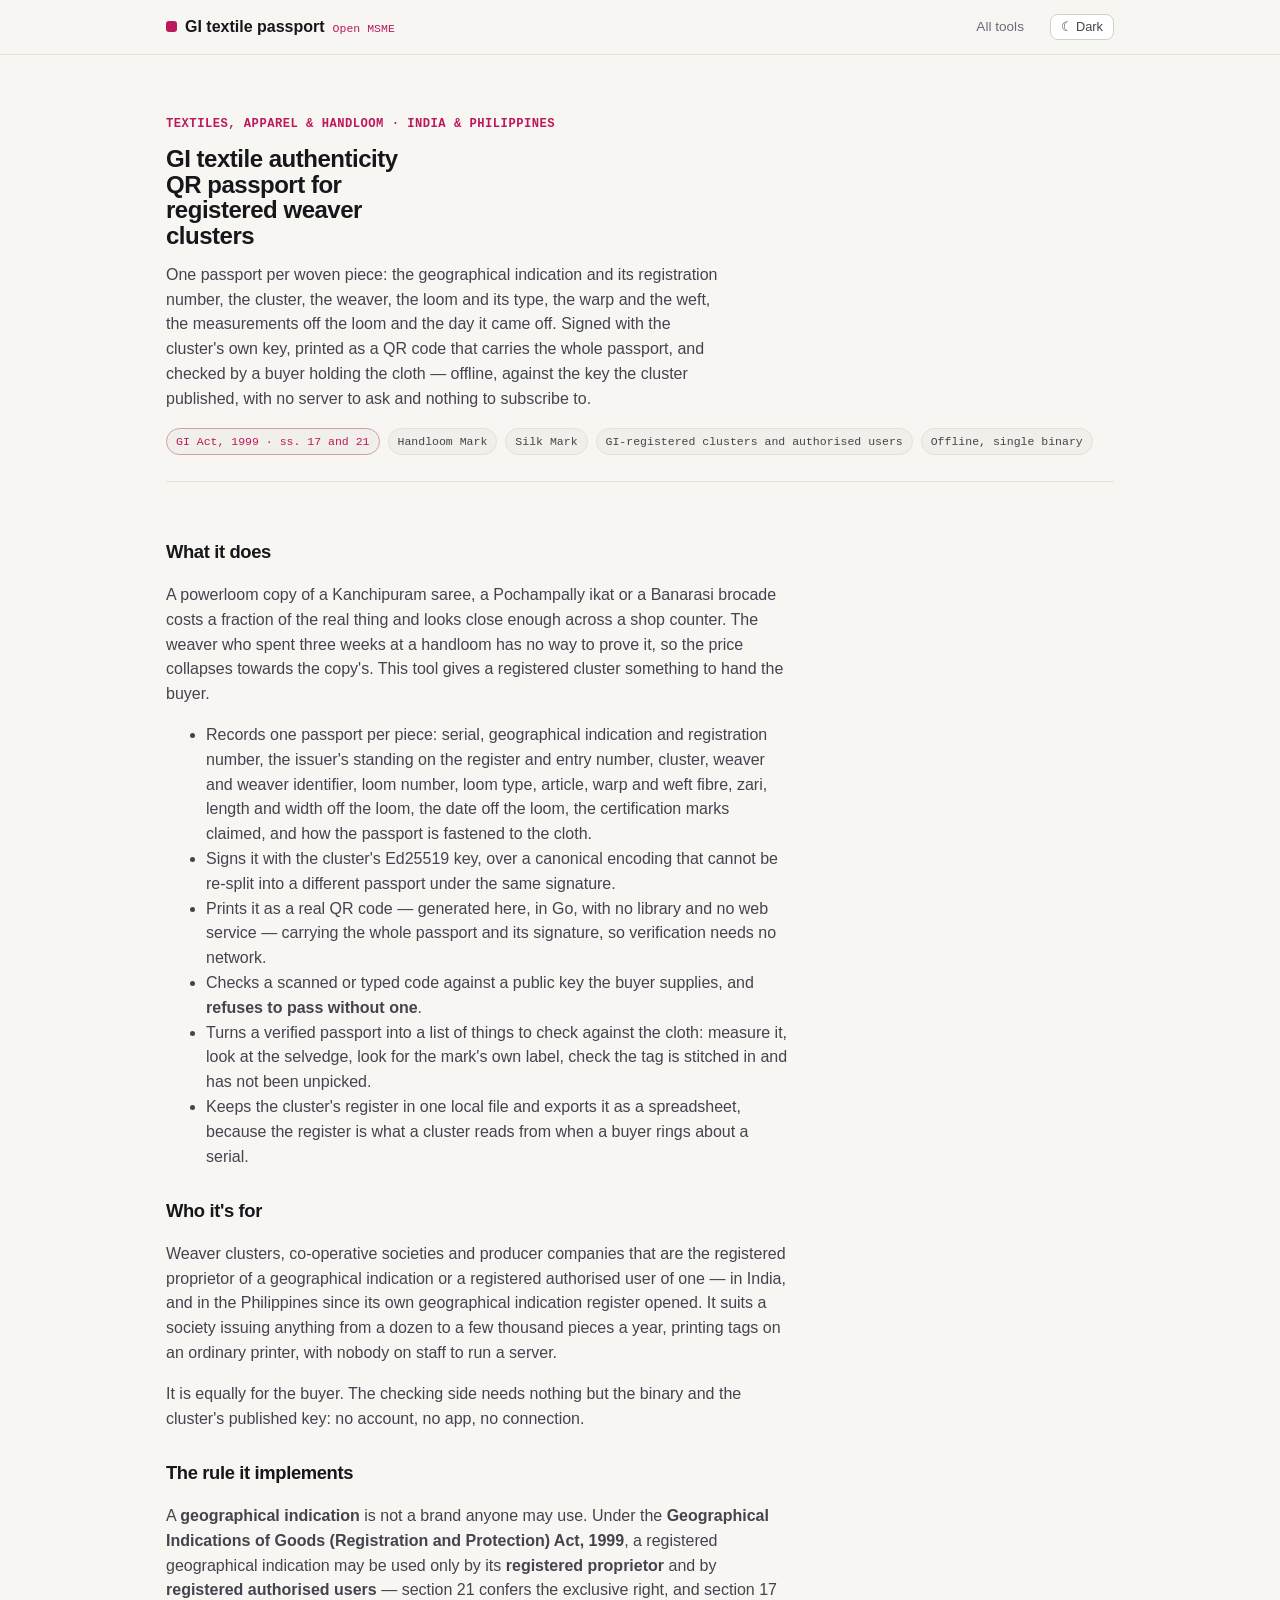
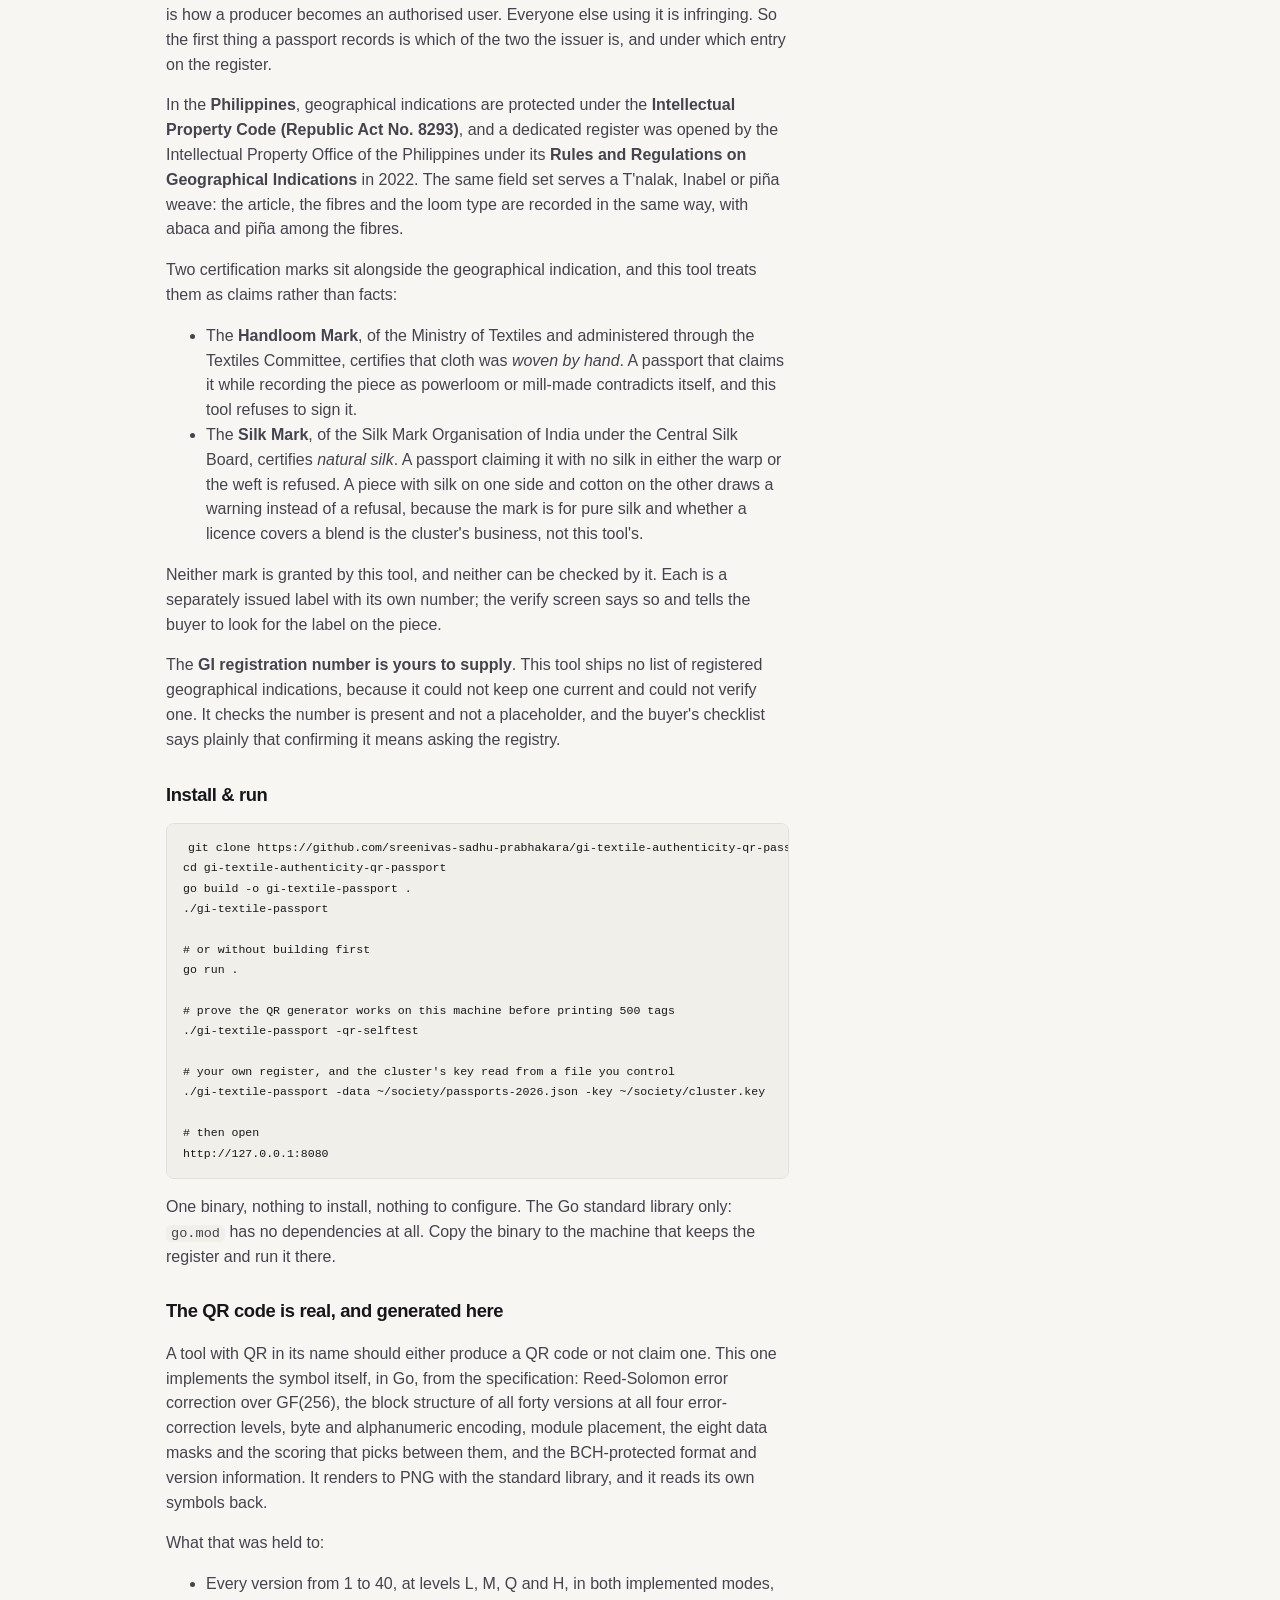
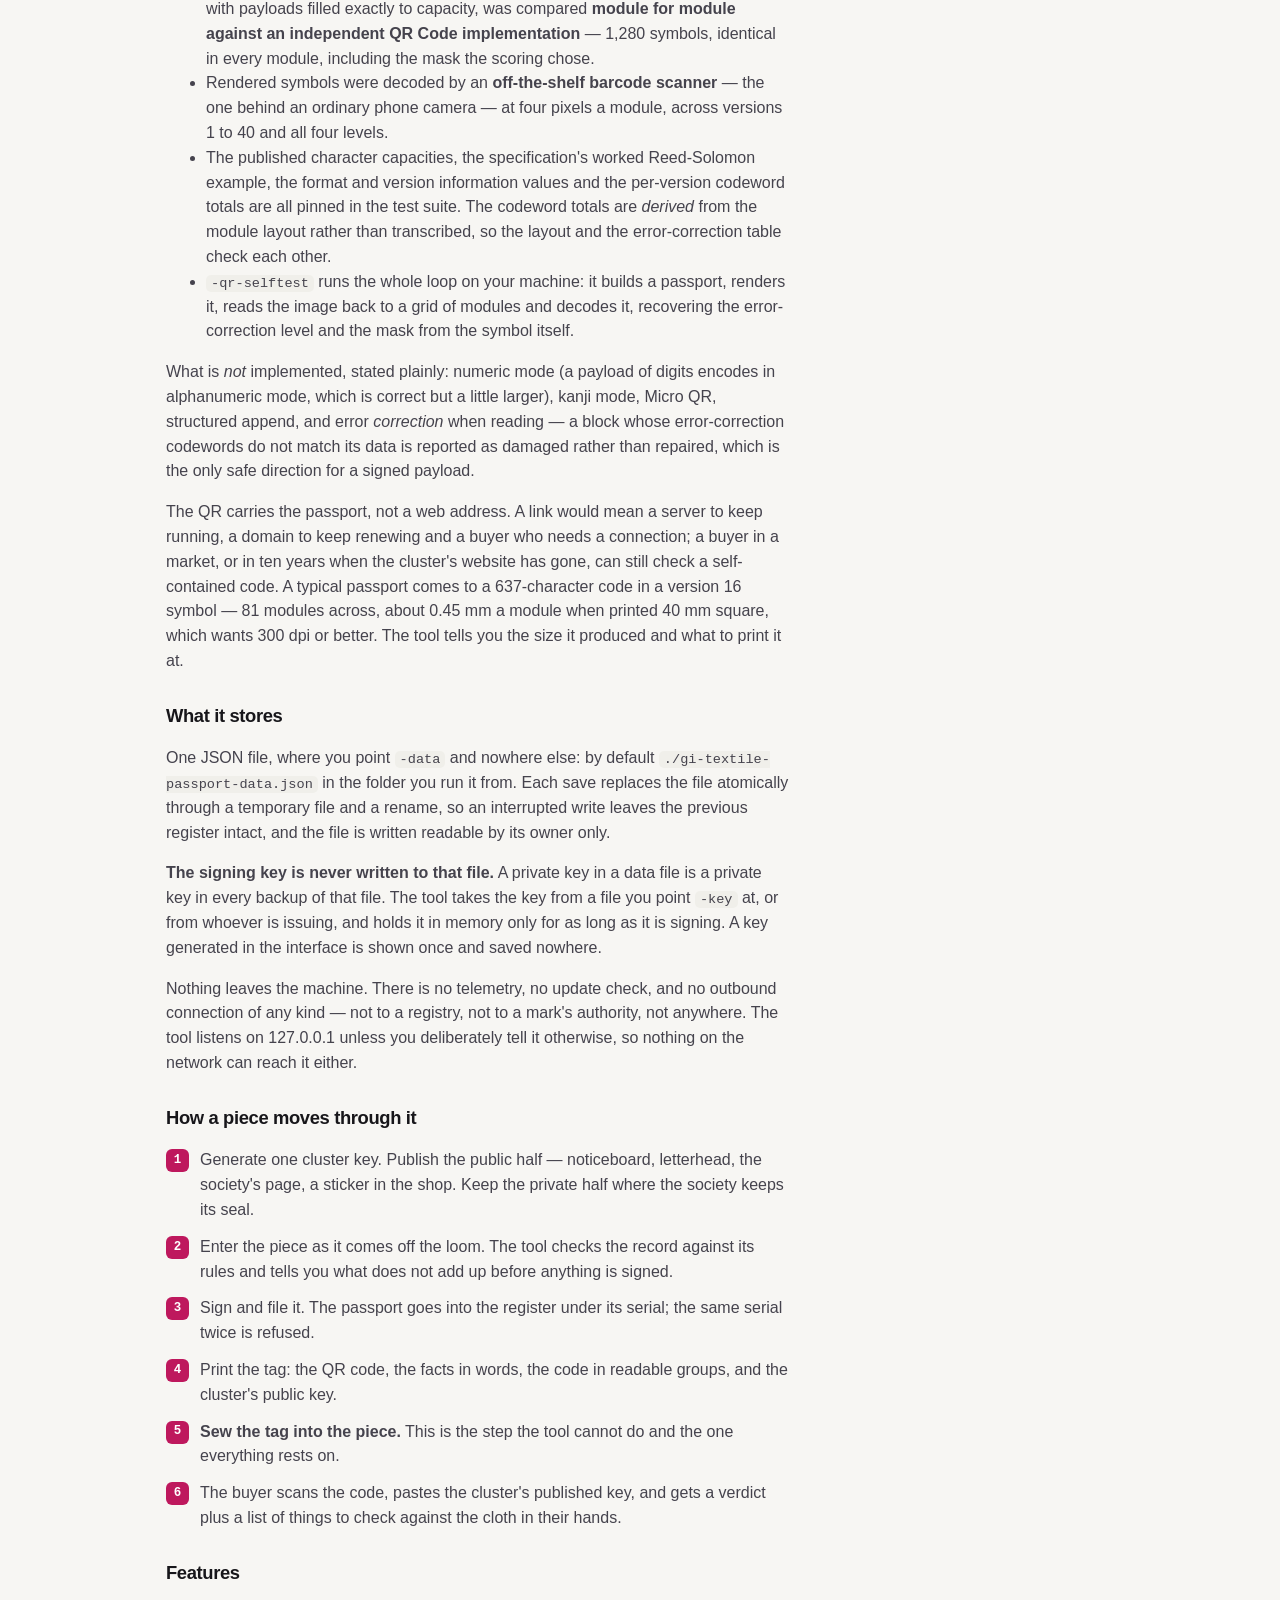
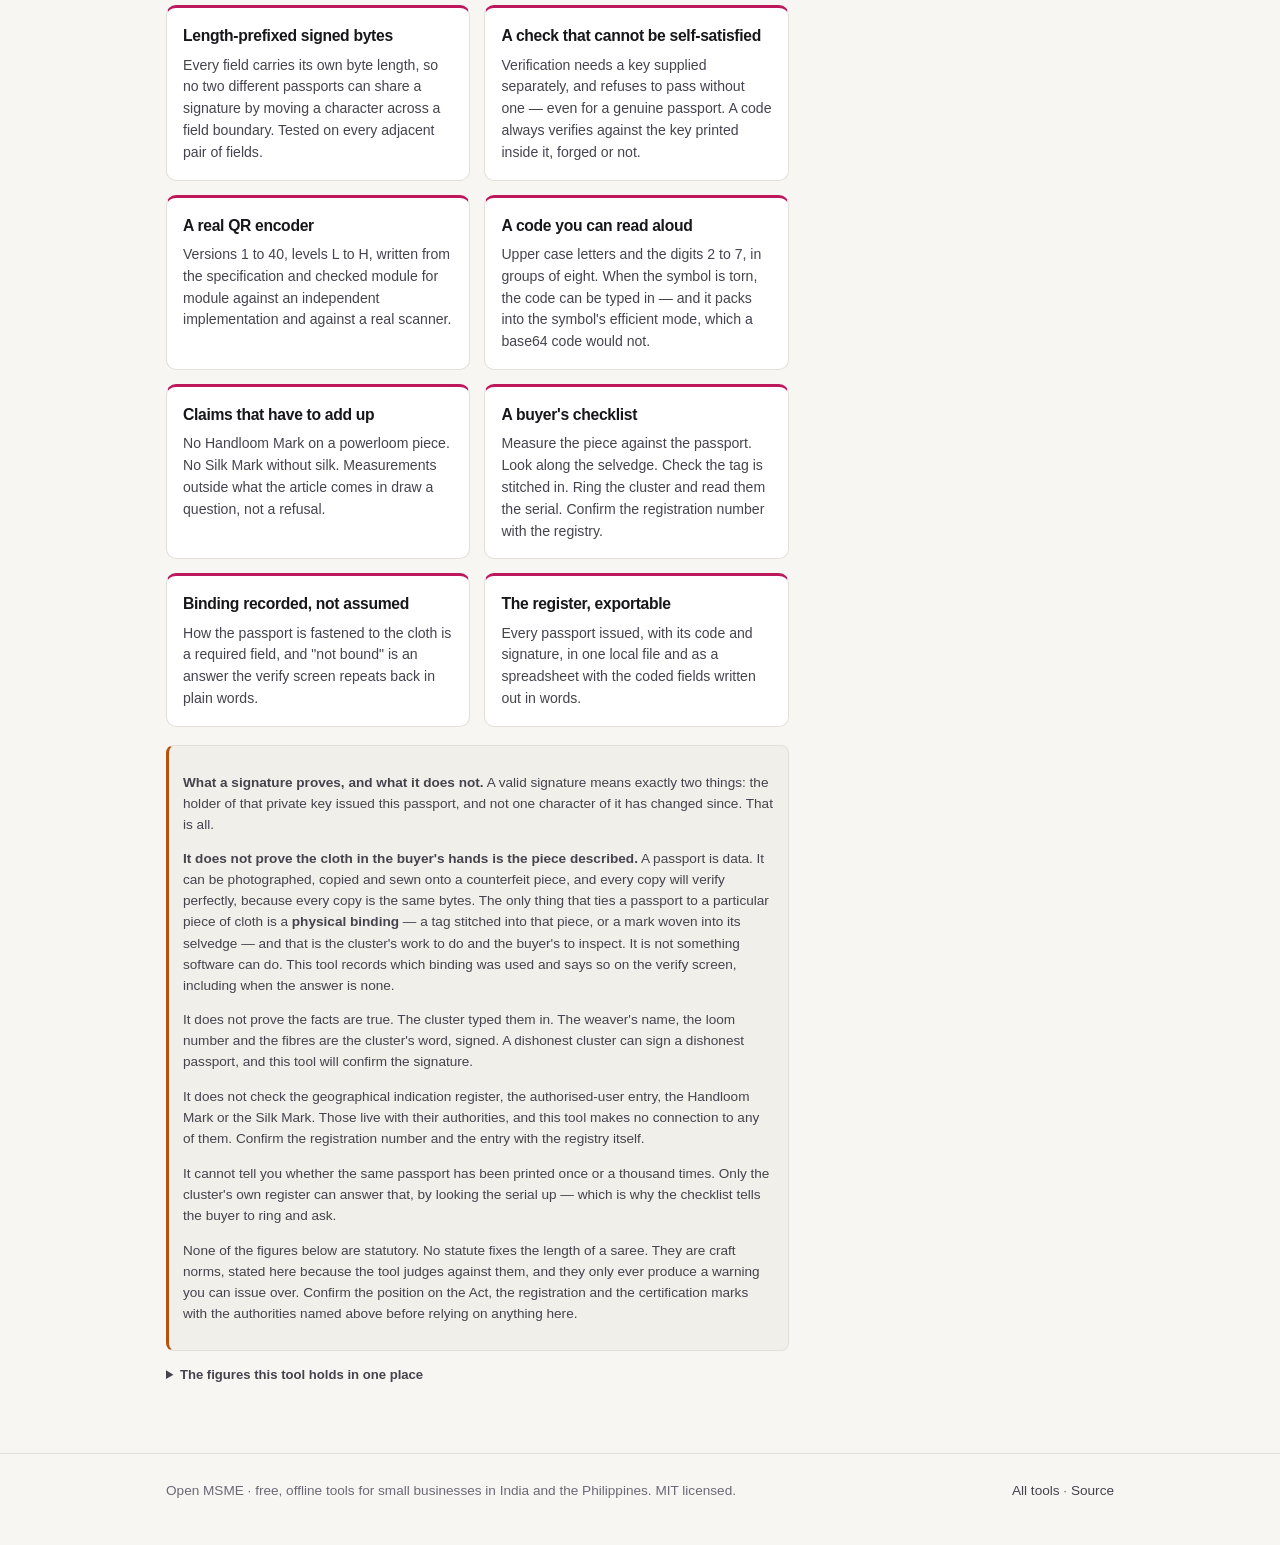
<file: docs/index.html>
<!doctype html>
<html lang="en">
<head>
<meta charset="utf-8">
<meta name="viewport" content="width=device-width, initial-scale=1">
<meta http-equiv="Content-Security-Policy" content="default-src 'self'; base-uri 'self'; img-src 'self' data:; style-src 'self'; script-src 'self'; font-src 'self'; form-action 'self'">
<title>GI textile authenticity QR passport · Open MSME</title>
<meta name="description" content="A free, offline tool for GI-registered weaver clusters: sign a provenance passport for each woven piece, print it as a real scannable QR code, and let a buyer holding the cloth check it against the cluster's published key with no network.">
<link rel="icon" href="assets/favicon.svg" type="image/svg+xml">
<script src="assets/theme-init.js"></script>
<link rel="stylesheet" href="assets/style.css">
<link rel="stylesheet" href="assets/accent.css">
</head>
<body>

<header class="topbar">
  <div class="wrap">
    <span class="brand"><span class="dot"></span> GI textile passport <span class="tag">Open MSME</span></span>
    <span class="sp"></span>
    <a class="home" href="https://sreenivas-sadhu-prabhakara.github.io/openmsme/">All tools</a>
    <button class="themer" type="button" data-themer>Theme</button>
  </div>
</header>

<main class="wrap">

  <section class="hero">
    <p class="eyebrow">Textiles, apparel &amp; handloom · India &amp; Philippines</p>
    <h1>GI textile authenticity QR passport for registered weaver clusters</h1>
    <p class="lede">One passport per woven piece: the geographical indication and its registration number, the cluster, the weaver, the loom and its type, the warp and the weft, the measurements off the loom and the day it came off. Signed with the cluster's own key, printed as a QR code that carries the whole passport, and checked by a buyer holding the cloth — offline, against the key the cluster published, with no server to ask and nothing to subscribe to.</p>
    <div class="who">
      <span class="pill reg">GI Act, 1999 · ss. 17 and 21</span>
      <span class="pill">Handloom Mark</span>
      <span class="pill">Silk Mark</span>
      <span class="pill">GI-registered clusters and authorised users</span>
      <span class="pill">Offline, single binary</span>
    </div>
  </section>

  <div class="cols">
    <div class="prose">

      <h2>What it does</h2>
      <p>A powerloom copy of a Kanchipuram saree, a Pochampally ikat or a Banarasi brocade costs a fraction of the real thing and looks close enough across a shop counter. The weaver who spent three weeks at a handloom has no way to prove it, so the price collapses towards the copy's. This tool gives a registered cluster something to hand the buyer.</p>
      <ul>
        <li>Records one passport per piece: serial, geographical indication and registration number, the issuer's standing on the register and entry number, cluster, weaver and weaver identifier, loom number, loom type, article, warp and weft fibre, zari, length and width off the loom, the date off the loom, the certification marks claimed, and how the passport is fastened to the cloth.</li>
        <li>Signs it with the cluster's Ed25519 key, over a canonical encoding that cannot be re-split into a different passport under the same signature.</li>
        <li>Prints it as a real QR code — generated here, in Go, with no library and no web service — carrying the whole passport and its signature, so verification needs no network.</li>
        <li>Checks a scanned or typed code against a public key the buyer supplies, and <strong>refuses to pass without one</strong>.</li>
        <li>Turns a verified passport into a list of things to check against the cloth: measure it, look at the selvedge, look for the mark's own label, check the tag is stitched in and has not been unpicked.</li>
        <li>Keeps the cluster's register in one local file and exports it as a spreadsheet, because the register is what a cluster reads from when a buyer rings about a serial.</li>
      </ul>

      <h2>Who it's for</h2>
      <p>Weaver clusters, co-operative societies and producer companies that are the registered proprietor of a geographical indication or a registered authorised user of one — in India, and in the Philippines since its own geographical indication register opened. It suits a society issuing anything from a dozen to a few thousand pieces a year, printing tags on an ordinary printer, with nobody on staff to run a server.</p>
      <p>It is equally for the buyer. The checking side needs nothing but the binary and the cluster's published key: no account, no app, no connection.</p>

      <h2>The rule it implements</h2>
      <p>A <strong>geographical indication</strong> is not a brand anyone may use. Under the <strong>Geographical Indications of Goods (Registration and Protection) Act, 1999</strong>, a registered geographical indication may be used only by its <strong>registered proprietor</strong> and by <strong>registered authorised users</strong> — section 21 confers the exclusive right, and section 17 is how a producer becomes an authorised user. Everyone else using it is infringing. So the first thing a passport records is which of the two the issuer is, and under which entry on the register.</p>
      <p>In the <strong>Philippines</strong>, geographical indications are protected under the <strong>Intellectual Property Code (Republic Act No. 8293)</strong>, and a dedicated register was opened by the Intellectual Property Office of the Philippines under its <strong>Rules and Regulations on Geographical Indications</strong> in 2022. The same field set serves a T'nalak, Inabel or piña weave: the article, the fibres and the loom type are recorded in the same way, with abaca and piña among the fibres.</p>
      <p>Two certification marks sit alongside the geographical indication, and this tool treats them as claims rather than facts:</p>
      <ul>
        <li>The <strong>Handloom Mark</strong>, of the Ministry of Textiles and administered through the Textiles Committee, certifies that cloth was <em>woven by hand</em>. A passport that claims it while recording the piece as powerloom or mill-made contradicts itself, and this tool refuses to sign it.</li>
        <li>The <strong>Silk Mark</strong>, of the Silk Mark Organisation of India under the Central Silk Board, certifies <em>natural silk</em>. A passport claiming it with no silk in either the warp or the weft is refused. A piece with silk on one side and cotton on the other draws a warning instead of a refusal, because the mark is for pure silk and whether a licence covers a blend is the cluster's business, not this tool's.</li>
      </ul>
      <p>Neither mark is granted by this tool, and neither can be checked by it. Each is a separately issued label with its own number; the verify screen says so and tells the buyer to look for the label on the piece.</p>
      <p>The <strong>GI registration number is yours to supply</strong>. This tool ships no list of registered geographical indications, because it could not keep one current and could not verify one. It checks the number is present and not a placeholder, and the buyer's checklist says plainly that confirming it means asking the registry.</p>

      <h2>Install &amp; run</h2>
      <pre><code>git clone https://github.com/sreenivas-sadhu-prabhakara/gi-textile-authenticity-qr-passport.git
cd gi-textile-authenticity-qr-passport
go build -o gi-textile-passport .
./gi-textile-passport

# or without building first
go run .

# prove the QR generator works on this machine before printing 500 tags
./gi-textile-passport -qr-selftest

# your own register, and the cluster's key read from a file you control
./gi-textile-passport -data ~/society/passports-2026.json -key ~/society/cluster.key

# then open
http://127.0.0.1:8080</code></pre>
      <p>One binary, nothing to install, nothing to configure. The Go standard library only: <code>go.mod</code> has no dependencies at all. Copy the binary to the machine that keeps the register and run it there.</p>

      <h2>The QR code is real, and generated here</h2>
      <p>A tool with QR in its name should either produce a QR code or not claim one. This one implements the symbol itself, in Go, from the specification: Reed-Solomon error correction over GF(256), the block structure of all forty versions at all four error-correction levels, byte and alphanumeric encoding, module placement, the eight data masks and the scoring that picks between them, and the BCH-protected format and version information. It renders to PNG with the standard library, and it reads its own symbols back.</p>
      <p>What that was held to:</p>
      <ul>
        <li>Every version from 1 to 40, at levels L, M, Q and H, in both implemented modes, with payloads filled exactly to capacity, was compared <strong>module for module against an independent QR Code implementation</strong> — 1,280 symbols, identical in every module, including the mask the scoring chose.</li>
        <li>Rendered symbols were decoded by an <strong>off-the-shelf barcode scanner</strong> — the one behind an ordinary phone camera — at four pixels a module, across versions 1 to 40 and all four levels.</li>
        <li>The published character capacities, the specification's worked Reed-Solomon example, the format and version information values and the per-version codeword totals are all pinned in the test suite. The codeword totals are <em>derived</em> from the module layout rather than transcribed, so the layout and the error-correction table check each other.</li>
        <li><code>-qr-selftest</code> runs the whole loop on your machine: it builds a passport, renders it, reads the image back to a grid of modules and decodes it, recovering the error-correction level and the mask from the symbol itself.</li>
      </ul>
      <p>What is <em>not</em> implemented, stated plainly: numeric mode (a payload of digits encodes in alphanumeric mode, which is correct but a little larger), kanji mode, Micro QR, structured append, and error <em>correction</em> when reading — a block whose error-correction codewords do not match its data is reported as damaged rather than repaired, which is the only safe direction for a signed payload.</p>
      <p>The QR carries the passport, not a web address. A link would mean a server to keep running, a domain to keep renewing and a buyer who needs a connection; a buyer in a market, or in ten years when the cluster's website has gone, can still check a self-contained code. A typical passport comes to a 637-character code in a version 16 symbol — 81 modules across, about 0.45 mm a module when printed 40 mm square, which wants 300 dpi or better. The tool tells you the size it produced and what to print it at.</p>

      <h2>What it stores</h2>
      <p>One JSON file, where you point <code>-data</code> and nowhere else: by default <code>./gi-textile-passport-data.json</code> in the folder you run it from. Each save replaces the file atomically through a temporary file and a rename, so an interrupted write leaves the previous register intact, and the file is written readable by its owner only.</p>
      <p><strong>The signing key is never written to that file.</strong> A private key in a data file is a private key in every backup of that file. The tool takes the key from a file you point <code>-key</code> at, or from whoever is issuing, and holds it in memory only for as long as it is signing. A key generated in the interface is shown once and saved nowhere.</p>
      <p>Nothing leaves the machine. There is no telemetry, no update check, and no outbound connection of any kind — not to a registry, not to a mark's authority, not anywhere. The tool listens on 127.0.0.1 unless you deliberately tell it otherwise, so nothing on the network can reach it either.</p>

      <h2>How a piece moves through it</h2>
      <ol class="steps">
        <li>Generate one cluster key. Publish the public half — noticeboard, letterhead, the society's page, a sticker in the shop. Keep the private half where the society keeps its seal.</li>
        <li>Enter the piece as it comes off the loom. The tool checks the record against its rules and tells you what does not add up before anything is signed.</li>
        <li>Sign and file it. The passport goes into the register under its serial; the same serial twice is refused.</li>
        <li>Print the tag: the QR code, the facts in words, the code in readable groups, and the cluster's public key.</li>
        <li><strong>Sew the tag into the piece.</strong> This is the step the tool cannot do and the one everything rests on.</li>
        <li>The buyer scans the code, pastes the cluster's published key, and gets a verdict plus a list of things to check against the cloth in their hands.</li>
      </ol>

      <h2>Features</h2>
      <div class="featgrid">
        <div class="feat">
          <h3>Length-prefixed signed bytes</h3>
          <p>Every field carries its own byte length, so no two different passports can share a signature by moving a character across a field boundary. Tested on every adjacent pair of fields.</p>
        </div>
        <div class="feat">
          <h3>A check that cannot be self-satisfied</h3>
          <p>Verification needs a key supplied separately, and refuses to pass without one — even for a genuine passport. A code always verifies against the key printed inside it, forged or not.</p>
        </div>
        <div class="feat">
          <h3>A real QR encoder</h3>
          <p>Versions 1 to 40, levels L to H, written from the specification and checked module for module against an independent implementation and against a real scanner.</p>
        </div>
        <div class="feat">
          <h3>A code you can read aloud</h3>
          <p>Upper case letters and the digits 2 to 7, in groups of eight. When the symbol is torn, the code can be typed in — and it packs into the symbol's efficient mode, which a base64 code would not.</p>
        </div>
        <div class="feat">
          <h3>Claims that have to add up</h3>
          <p>No Handloom Mark on a powerloom piece. No Silk Mark without silk. Measurements outside what the article comes in draw a question, not a refusal.</p>
        </div>
        <div class="feat">
          <h3>A buyer's checklist</h3>
          <p>Measure the piece against the passport. Look along the selvedge. Check the tag is stitched in. Ring the cluster and read them the serial. Confirm the registration number with the registry.</p>
        </div>
        <div class="feat">
          <h3>Binding recorded, not assumed</h3>
          <p>How the passport is fastened to the cloth is a required field, and "not bound" is an answer the verify screen repeats back in plain words.</p>
        </div>
        <div class="feat">
          <h3>The register, exportable</h3>
          <p>Every passport issued, with its code and signature, in one local file and as a spreadsheet with the coded fields written out in words.</p>
        </div>
      </div>

      <div class="note">
        <p><strong>What a signature proves, and what it does not.</strong> A valid signature means exactly two things: the holder of that private key issued this passport, and not one character of it has changed since. That is all.</p>
        <p><strong>It does not prove the cloth in the buyer's hands is the piece described.</strong> A passport is data. It can be photographed, copied and sewn onto a counterfeit piece, and every copy will verify perfectly, because every copy is the same bytes. The only thing that ties a passport to a particular piece of cloth is a <strong>physical binding</strong> — a tag stitched into that piece, or a mark woven into its selvedge — and that is the cluster's work to do and the buyer's to inspect. It is not something software can do. This tool records which binding was used and says so on the verify screen, including when the answer is none.</p>
        <p>It does not prove the facts are true. The cluster typed them in. The weaver's name, the loom number and the fibres are the cluster's word, signed. A dishonest cluster can sign a dishonest passport, and this tool will confirm the signature.</p>
        <p>It does not check the geographical indication register, the authorised-user entry, the Handloom Mark or the Silk Mark. Those live with their authorities, and this tool makes no connection to any of them. Confirm the registration number and the entry with the registry itself.</p>
        <p>It cannot tell you whether the same passport has been printed once or a thousand times. Only the cluster's own register can answer that, by looking the serial up — which is why the checklist tells the buyer to ring and ask.</p>
        <p>None of the figures below are statutory. No statute fixes the length of a saree. They are craft norms, stated here because the tool judges against them, and they only ever produce a warning you can issue over. Confirm the position on the Act, the registration and the certification marks with the authorities named above before relying on anything here.</p>
      </div>

      <details class="assumptions">
        <summary>The figures this tool holds in one place</summary>
        <ul>
          <li><strong>Saree</strong> — 450 to 900 cm long, 100 to 135 cm wide. A six-yard saree runs about 550 cm and a nine-yard about 820 cm, with the blouse piece adding to the length.</li>
          <li><strong>Dupatta</strong> — 200 to 300 cm by 60 to 120 cm. <strong>Stole</strong> — 150 to 220 cm by 35 to 80 cm. <strong>Shawl or blanket</strong> — 180 to 280 cm by 90 to 150 cm.</li>
          <li><strong>Yardage</strong> — 90 to 5000 cm by 70 to 160 cm, measured as it is cut. <strong>Other</strong> — nothing is assumed.</li>
          <li><strong>Absolute bounds</strong> — 10 to 10000 cm long and 5 to 300 cm wide. Outside these a measurement is refused rather than queried: it is not cloth.</li>
          <li><strong>1950-01-01</strong> — the earliest date off the loom the tool will accept, as a guard against a mistyped year rather than a rule. A date in the future is refused outright.</li>
          <li><strong>Ten years</strong> — a piece recorded as older than this draws a warning to check the year.</li>
          <li><strong>Field limits</strong> — 24 characters for a serial, 40 for the geographical indication and its registration number, 48 for a cluster or weaver name, 24 for identifiers, 16 for a loom number. The limits exist so the whole passport always fits a printable symbol; the tool refuses a longer value rather than producing a symbol too dense to print.</li>
          <li><strong>Ed25519</strong> — a 32-byte public key written as 43 characters, a 64-byte signature, from the Go standard library. The signed bytes are tagged <code>gitp/v1</code>, so a signature over a textile passport can never be read as a signature over anything else.</li>
          <li><strong>Error-correction level M</strong> by default for the printed symbol, recovering about 15% damage. L, Q and H are available; a heavier level means a larger symbol for the same passport.</li>
        </ul>
      </details>

    </div>
  </div>

</main>

<footer class="foot">
  <div class="wrap">
    <span>Open MSME · free, offline tools for small businesses in India and the Philippines. MIT licensed.</span>
    <span><a href="https://sreenivas-sadhu-prabhakara.github.io/openmsme/">All tools</a> · <a href="https://github.com/sreenivas-sadhu-prabhakara/gi-textile-authenticity-qr-passport">Source</a></span>
  </div>
</footer>

<script src="assets/ui.js"></script>
</body>
</html>
</file>
<file: docs/assets/style.css>
/* Open MSME tool kit — shared design system for single-tool apps. No deps. Light + dark. */

:root {
  color-scheme: light dark;
  --bg:#f7f6f3; --surface:#fff; --surface-2:#f0efea; --ink:#17161a; --ink-2:#45434d; --ink-3:#6c6a76;
  --line:#e2e0d8; --line-2:#d3d1c7; --accent:#1f3a8a; --accent-ink:#fff; --ok:#15803d; --warn:#b45309; --bad:#b91c1c;
  --mono: ui-monospace,"SF Mono","SFMono-Regular",Menlo,Consolas,monospace;
  --sans: -apple-system,BlinkMacSystemFont,"Segoe UI",Roboto,Helvetica,Arial,system-ui,sans-serif;
  --maxw:980px; --radius:10px; --shadow:0 1px 2px rgba(20,18,26,.05),0 6px 20px rgba(20,18,26,.05);
  --tool:#1f3a8a; /* per-tool accent, override in page */
}
@media (prefers-color-scheme: dark){ :root:not([data-theme="light"]){
  --bg:#121116; --surface:#1a191f; --surface-2:#222027; --ink:#f3f1ef; --ink-2:#c3c0cb; --ink-3:#918e9c;
  --line:#2c2a33; --line-2:#39363f; --accent:#93b0ff; --accent-ink:#10131f; --ok:#57c98a; --warn:#f0a35a; --bad:#f28b82;
  --shadow:0 1px 2px rgba(0,0,0,.3),0 8px 28px rgba(0,0,0,.35);
}}
:root[data-theme="dark"]{
  --bg:#121116; --surface:#1a191f; --surface-2:#222027; --ink:#f3f1ef; --ink-2:#c3c0cb; --ink-3:#918e9c;
  --line:#2c2a33; --line-2:#39363f; --accent:#93b0ff; --accent-ink:#10131f; --ok:#57c98a; --warn:#f0a35a; --bad:#f28b82;
  --shadow:0 1px 2px rgba(0,0,0,.3),0 8px 28px rgba(0,0,0,.35);
}

* { box-sizing:border-box; }
html { -webkit-text-size-adjust:100%; }
body { margin:0; background:var(--bg); color:var(--ink); font-family:var(--sans); font-size:16px; line-height:1.55; -webkit-font-smoothing:antialiased; }
.wrap { max-width:var(--maxw); margin:0 auto; padding:0 16px; }
a { color:var(--accent); text-decoration:none; }
a:hover { text-decoration:underline; text-underline-offset:3px; }
h1,h2,h3 { letter-spacing:-.02em; }

/* top bar */
.topbar { position:sticky; top:0; z-index:20; background:color-mix(in srgb,var(--bg) 86%,transparent); backdrop-filter:saturate(140%) blur(8px); border-bottom:1px solid var(--line); }
.topbar .wrap { display:flex; align-items:center; gap:14px; height:54px; }
.brand { display:flex; align-items:baseline; gap:8px; font-weight:700; }
.brand .dot { width:11px; height:11px; border-radius:3px; background:var(--tool); display:inline-block; }
.brand .tag { font-family:var(--mono); font-size:.72rem; color:var(--ink-3); font-weight:500; }
.topbar .sp { margin-left:auto; }
.topbar a.home { font-size:.85rem; color:var(--ink-3); }
.topbar a.home:hover { color:var(--ink); }
.themer { font:inherit; font-size:.8rem; cursor:pointer; border:1px solid var(--line-2); background:var(--surface); color:var(--ink-2); border-radius:8px; padding:6px 10px; line-height:1; margin-left:12px; }
.themer:hover { color:var(--ink); border-color:var(--ink-3); }

/* hero / explainer */
.hero { padding:48px 0 26px; border-bottom:1px solid var(--line); }
.hero .eyebrow { font-family:var(--mono); font-size:.76rem; font-weight:600; letter-spacing:.04em; color:var(--tool); text-transform:uppercase; }
.hero h1 { margin:10px 0 14px; font-size:clamp(1.8rem,1.2rem+2.6vw,2.7rem); line-height:1.07; font-weight:800; max-width:20ch; }
.hero .lede { margin:0; font-size:clamp(1rem,.95rem+.4vw,1.15rem); color:var(--ink-2); max-width:62ch; }
.hero .who { margin-top:16px; display:flex; gap:8px; flex-wrap:wrap; }
.pill { font-family:var(--mono); font-size:.72rem; padding:4px 9px; border-radius:999px; background:var(--surface-2); color:var(--ink-2); border:1px solid var(--line); }
.pill.reg { color:var(--tool); border-color:color-mix(in srgb,var(--tool) 35%,var(--line)); }

/* layout */
.cols { display:grid; grid-template-columns:1fr; gap:22px; padding:28px 0; }
@media (min-width:860px){ .cols.calc { grid-template-columns:1.1fr .9fr; align-items:start; } }

section.card { background:var(--surface); border:1px solid var(--line); border-radius:var(--radius); padding:20px; }
section.card h2 { margin:0 0 14px; font-size:1.1rem; }
.sticky { position:sticky; top:70px; }

/* form */
.field { margin:0 0 14px; }
.field > label { display:block; font-size:.85rem; font-weight:600; color:var(--ink-2); margin-bottom:5px; }
.field .hint { font-weight:400; color:var(--ink-3); font-size:.78rem; }
.inp { position:relative; display:flex; align-items:center; }
.inp .pre, .inp .suf { position:absolute; font-family:var(--mono); font-size:.82rem; color:var(--ink-3); pointer-events:none; }
.inp .pre { left:12px; } .inp .suf { right:12px; }
input[type=number], input[type=text], select {
  width:100%; font:inherit; font-size:.95rem; padding:11px 13px; border-radius:9px;
  border:1px solid var(--line-2); background:var(--surface); color:var(--ink); appearance:none;
}
.inp.has-pre input { padding-left:28px; } .inp.has-suf input { padding-right:40px; }
input:focus, select:focus { outline:2px solid var(--tool); outline-offset:1px; border-color:var(--tool); }
.row2 { display:grid; grid-template-columns:1fr 1fr; gap:12px; }
.seg { display:flex; gap:6px; flex-wrap:wrap; }
.seg button { font:inherit; font-size:.82rem; cursor:pointer; padding:8px 12px; border-radius:8px; border:1px solid var(--line-2); background:var(--surface); color:var(--ink-2); }
.seg button[aria-pressed=true] { background:var(--tool); color:#fff; border-color:var(--tool); }

/* results */
.result-primary { background:color-mix(in srgb,var(--tool) 8%,var(--surface)); border:1px solid color-mix(in srgb,var(--tool) 30%,var(--line)); border-radius:var(--radius); padding:18px 20px; margin-bottom:16px; }
.result-primary .k { font-size:.8rem; color:var(--ink-3); }
.result-primary .v { font-size:2rem; font-weight:800; letter-spacing:-.02em; font-variant-numeric:tabular-nums; color:var(--tool); }
.result-primary .sub { font-size:.85rem; color:var(--ink-2); margin-top:3px; }
.breakdown { width:100%; border-collapse:collapse; font-size:.9rem; }
.breakdown th, .breakdown td { text-align:left; padding:8px 4px; border-bottom:1px solid var(--line); }
.breakdown td.num, .breakdown th.num { text-align:right; font-family:var(--mono); font-variant-numeric:tabular-nums; }
.breakdown tr.total td { font-weight:700; border-top:2px solid var(--line-2); border-bottom:none; }
.breakdown tr.sub td { color:var(--ink-2); }
.breakdown .neg { color:var(--bad); }

.btnrow { display:flex; gap:10px; flex-wrap:wrap; margin-top:16px; }
.btn { font:inherit; font-size:.9rem; font-weight:600; cursor:pointer; padding:10px 16px; border-radius:9px; border:1px solid transparent; }
.btn.primary { background:var(--tool); color:#fff; }
.btn.ghost { background:var(--surface); border-color:var(--line-2); color:var(--ink); }
.btn:hover { filter:brightness(1.05); }

/* prose / notes */
.prose { max-width:70ch; }
.prose h2 { font-size:1.15rem; margin:28px 0 8px; }
.prose p, .prose li { color:var(--ink-2); }
.prose code { font-family:var(--mono); font-size:.85em; background:var(--surface-2); padding:1px 5px; border-radius:5px; }
.note { font-size:.85rem; color:var(--ink-3); background:var(--surface-2); border:1px solid var(--line); border-left:3px solid var(--warn); border-radius:8px; padding:12px 14px; margin:14px 0; }
.assumptions { font-size:.82rem; color:var(--ink-3); }
.assumptions summary { cursor:pointer; color:var(--ink-2); font-weight:600; }

/* footer */
.foot { border-top:1px solid var(--line); margin-top:40px; padding:26px 0 44px; color:var(--ink-3); font-size:.85rem; }
.foot .wrap { display:flex; gap:14px; flex-wrap:wrap; justify-content:space-between; }
.foot a { color:var(--ink-2); }

@media (prefers-reduced-motion: reduce){ * { transition:none !important; } }
@media print { .topbar,.themer,.btnrow,.foot,.hero .who { display:none; } body { background:#fff; } section.card { border:none; padding:0; } }

/* ---- docs/explainer pages (for binary tools that aren't web apps) ---- */
pre { background:var(--surface-2); border:1px solid var(--line); border-radius:8px; padding:14px 16px; overflow-x:auto; font-family:var(--mono); font-size:.85rem; line-height:1.5; color:var(--ink); }
pre code { background:none; padding:0; font-size:inherit; }
.featgrid { display:grid; grid-template-columns:repeat(auto-fill,minmax(240px,1fr)); gap:14px; margin:18px 0; }
.feat { background:var(--surface); border:1px solid var(--line); border-radius:var(--radius); padding:16px; border-top:3px solid var(--tool); }
.feat h3 { margin:0 0 6px; font-size:.98rem; }
.feat p { margin:0; font-size:.88rem; color:var(--ink-2); }
.steps { counter-reset:s; list-style:none; padding:0; }
.steps li { counter-increment:s; position:relative; padding-left:34px; margin:12px 0; color:var(--ink-2); }
.steps li::before { content:counter(s); position:absolute; left:0; top:1px; width:23px; height:23px; border-radius:6px; background:var(--tool); color:#fff; font-size:.78rem; font-weight:700; display:flex; align-items:center; justify-content:center; font-family:var(--mono); }

/* Grid/flex children default to min-width:auto, so a long unbroken string (a clone
   URL in a <pre>) sizes the track to its min-content and forces page-wide horizontal
   scroll. Let children shrink and keep the scrolling inside the pre where it belongs. */
.cols > *, .featgrid > *, .ideas > * { min-width: 0; }
pre { max-width: 100%; }

/* Small coloured text needs a lighter accent in dark mode: the sector hues are
   mid-tone and fall below AA contrast on a dark surface. Backgrounds/borders keep
   the true accent; only small text uses the lightened derivative. */
:root { --tool-text: var(--tool); }
@media (prefers-color-scheme: dark){ :root:not([data-theme="light"]){ --tool-text: color-mix(in srgb, var(--tool) 50%, white); } }
:root[data-theme="dark"]{ --tool-text: color-mix(in srgb, var(--tool) 50%, white); }
.hero .eyebrow { color: var(--tool-text); }
.pill.reg { color: var(--tool-text); }
.result-primary .v { color: var(--tool-text); }
.wave-card .repo, .brand .tag { color: var(--tool-text); }
</file>
<file: docs/assets/accent.css>
:root{--tool:#be185d}
</file>
